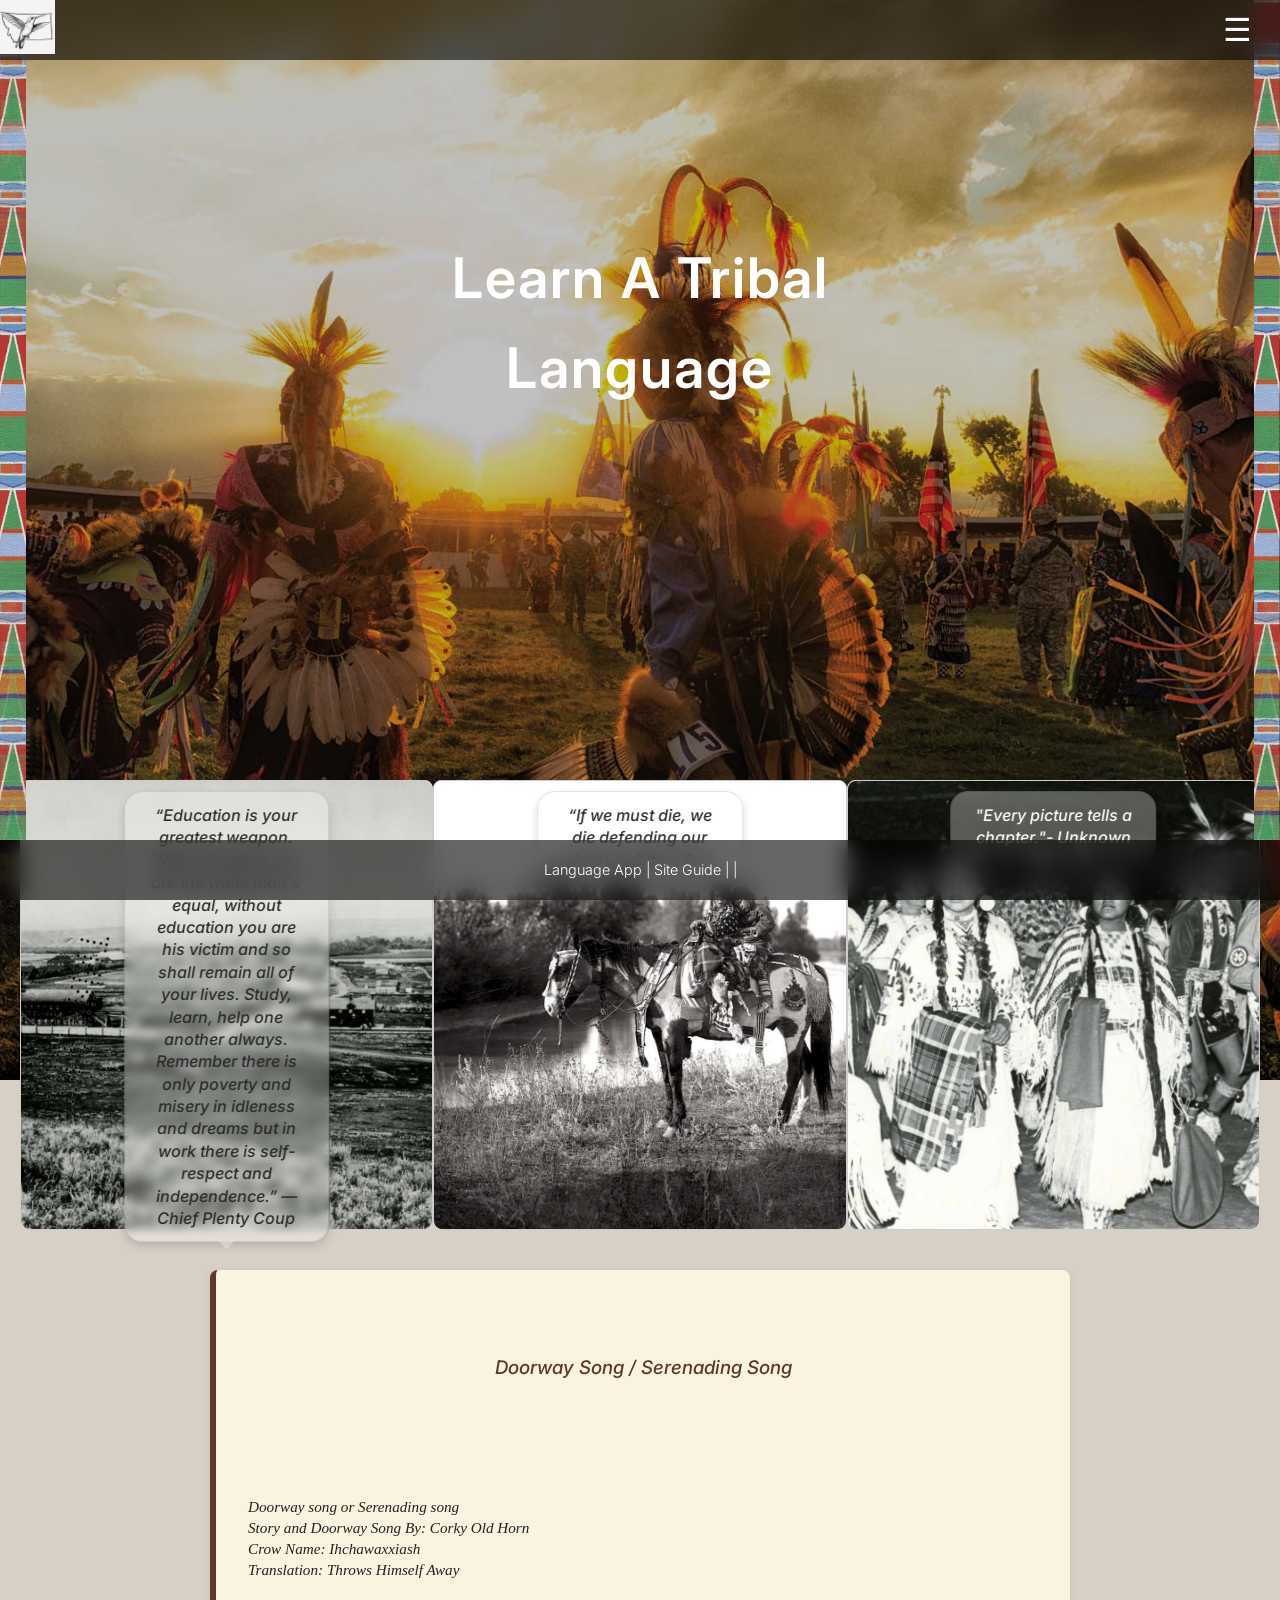
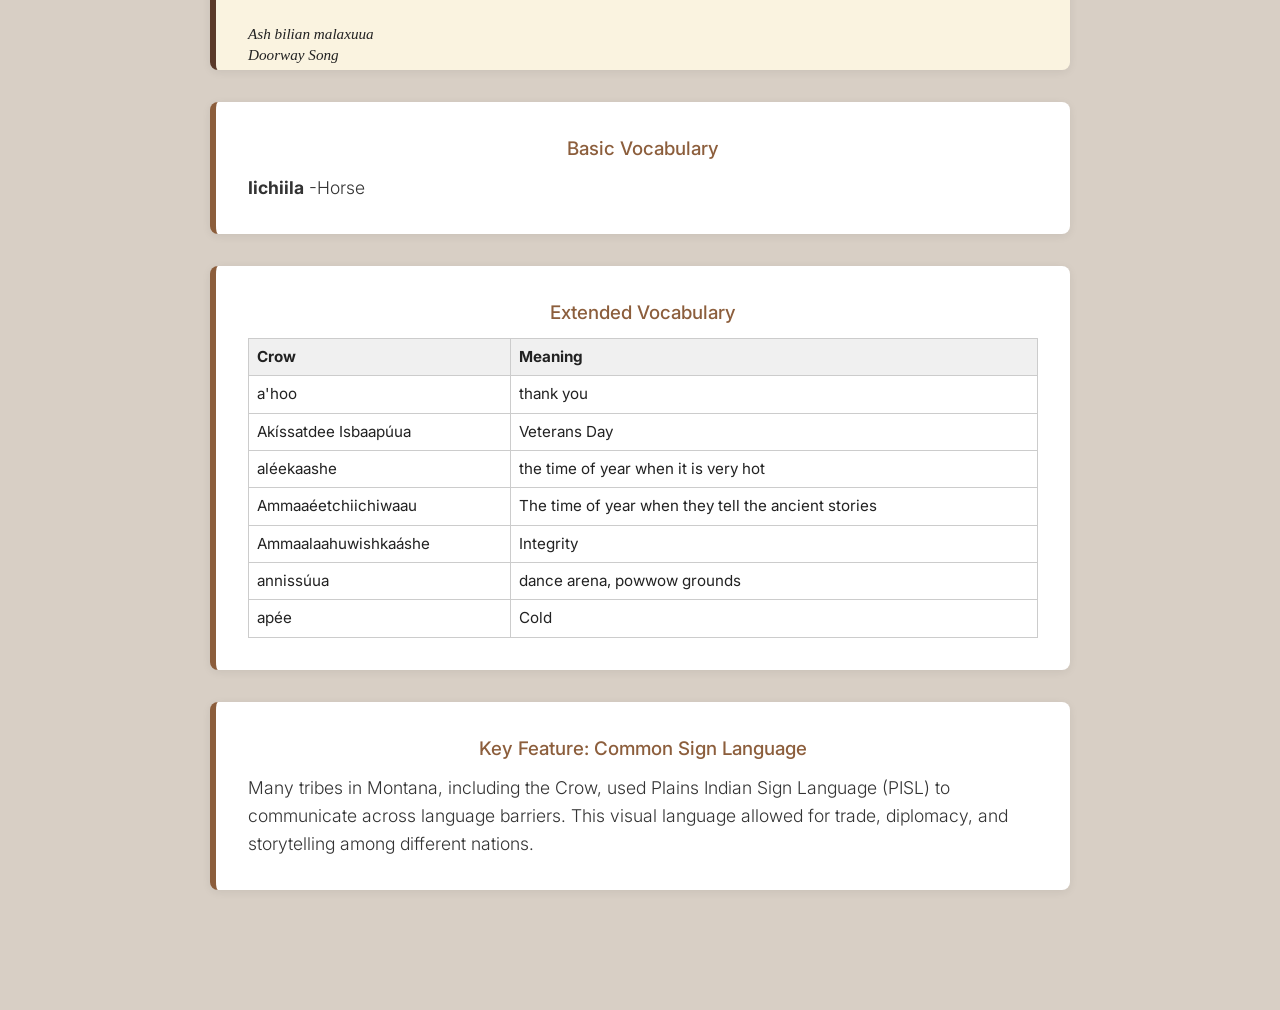
<file: html/learn.html>
<!DOCTYPE html>
<html lang="en" dir="ltr">
<head>
<meta charset="utf-8">
<meta name="viewport" content="width=device-width, initial-scale=1">
<title>Learn the Crow Language</title>
<link rel="stylesheet" href="../css/global.css">
<link rel="stylesheet" href="../css/langtranslate.css">
<link rel="preconnect" href="https://fonts.googleapis.com">
<link rel="preconnect" href="https://fonts.gstatic.com" crossorigin>
<link href="https://fonts.googleapis.com/css2?family=Inter:wght@300;500&display=swap" rel="stylesheet">
</head>
<body>
  <div class="side-crow-border left-border">
    <img src="../images/crow-pattern-updated.jpg" alt="Crow Pattern Left" />
  </div>
  <div class="side-crow-border right-border">
    <img src="../images/crow-pattern-updated.jpg" alt="Crow Pattern Right" />
  </div>
<header>
<a href="../index.html"><img src="../images/hummingbird_logo.jpg" id="headerLogo" alt="Hummingbird Logo"></a>
<ul id="Nav-Links">
<li><a href="../index.html">Home</a></li>
<li><a href="learn.html">Learn</a></li>
<li><a href="culture.html">History</a></li>
<li><a href="stories.html">Stories</a></li>
</ul>
<button id="menu-toggle" aria-label="Menu">&#9776;</button>
</header>
<script>
  document.getElementById('menu-toggle').addEventListener('click', function() {
    document.getElementById('Nav-Links').classList.toggle('open');
  });
</script>
<div class="titlecontainer" id="langcontainer">
<div class="image-wrapper">
<img class="titleimage" id="learnPowwow" src="../images/Crow-Fair-Powwow.jpg" alt="Crow Fair Powwow" loading="lazy" onerror="this.style.display='none'">
<p class="title overlay-title" id="langtitle">Learn A Tribal Language</p>
</div>
</div>

  <!--three mission windows for custom input; first displays image -->
  <section class="mission-windows">
<div class="mission-window image-window">
<div class="quote-bubble">“Education is your greatest weapon. With education you are the white man's equal, without education you are his victim and so shall remain all of your lives. Study, learn, help one another always. Remember there is only poverty and misery in idleness and dreams but in work there is self-respect and independence.” ― Chief Plenty Coup</div>
<img src="../images/1894-crow-updated.jpeg" alt="Historical Crow photo">
</div>
<div class="mission-window image-window">
<div class="quote-bubble">“If we must die, we die defending our rights.”–Sitting Bull</div>
<img src="../images/2-crow-girls.jpeg" alt="Two Crow girls">
</div>
<div class="mission-window image-window">
<div class="quote-bubble">"Every picture tells a chapter."- Unknown</div>
<img src="../images/1966-crow-fair.jpeg" alt="Crow Fair 1966">
</div>
</section>
<section class="learn-boxes-section">
        <div class="learn-box song-box">
          <h3>Doorway Song / Serenading Song</h3>
          <div class="song-lyrics">
            <pre>Doorway song or Serenading song
Story and Doorway Song By: Corky Old Horn
Crow Name: Ihchawaxxiash
Translation: Throws Himself Away 


Ash bilian malaxuua
Doorway Song

Love Story:	Bale bache kuushde heele baachaache Chiilapaashuua and Xooxaashbia/Xooxaasshiile

Hilaake hinne buum biilaawehkuuk
I have been asked to sing a song 

Ii ash bilian balaxuk
It is a doorway song 

Heetaa alakuukaa hualaawe
It came from long ago 

Biwasahkaale May Takes Gun, Old Coyote, Childs koon bii axpiichiiweek
My grandmother May Takes Gun, Old Coyote, Childs told me the story

Iiiilak ammalee Awasshee kuhtaahe
When we were still with the Hitdatsa 

Koolaale Awasheeolak duxxiilaak
At that time a group of Hitdatsa went on a raiding party 

Hileen Aashuuxaape isaashkua hambeekshiiwook hak
We will take some horses from the Flat Head 

Kalakoon kan duxiilaauk
Then they went on a raid 

Hileen duuxiash iisawuulak
Several warriors 

Daaliio aa ii iilak Baaachuua Aashe kuhtaa ammishe kalakoon koo
They went on and on and got to the Gallatin River, around there 

Aashuuxaape dioolak 
Met a party of Flatheads 

Kalakoon bachiook
Then they battled 

Hinne iiichin dutchiwiiosh akaasheeolak
The raiding party encountered a surprise attack 
 
Bachiiolak heeleen hinne duuxiash
One of the men in the raiding party

Bachiiolak heeleen hawatak Chiilapaashuush huuk huuk
One of the men in the war party was named Bull Head 

Heelak koo Chiilapaashuush huua itchuupe ootaahuuk
Then Bull Head’s ankle was fractured

Kalakoon axpe hileen Aashuuxaapesh chipxussaak axpua kulutak kalakoon kala
Then the war party pushed away the Flatheads and rescued Bull Head 

Dualaaliiok huuk aashe awuataa
They say they came along the river

Heelak bisshe lak dapiak alaakualittak diak
The party killed a buffalo and made a travois

Kookan duuxalualaaliioaa
They dragged him in the travois 

Ammalapashkua hilaake eehk kalihchia anniio eehk tale alawasseelittuuash
They arrived what is now Billings, Montana near the Conoco Power Plant area 

Eehk Iisaxpuatahche Aashe bakuutaale anniiosh dak kalihchialak oopkisheelak anniioosh
Along the Elk River where the power plant is today

Koo iak Aashe akkaako ammaakoo
Across the river from the power plant on the high cliff

Baahpe chechixiatesh iisaawaxse kook huuk
Below the high cliffs 

Kuute balapaale annak koon hinne Chiilapaashuush axpammishe koote
Where the brush was thick Bull Head’s partners 

Baaluuk hilite bi aalaliook
It has been a long hard journey and you got me here

Kala hileen baalitak
I will stay here now 

koota ammaaluuash heeleetaah biialaliiok kala hileen baalitak
You even brought me through a hard time, I will stay here now

Aala kan biawakussaalak
When it is spring time 

Diiwiiwoomah eehk aashawuataa
I will go along the river and I will reach you

Bash baashe diawak dii wiioommaachik
I will make a boat to reach you

Bassaannak kan diiwiioommaachik
I will catch up with you in the Fall

Baaleetaa kan biihpe kalaheettak kuukkala hileen baawaachik
If not and the snow is has started coming down, I will have to stay here for good

Heet aliatteedak daalah
It's alright, go 

Ichuuke heeleenak daaotaa iilissaawattak chissaalahkuk huuk
His younger brother who was in the party would start off and then he would cry and come back to his brother

Aliatteetak biialatteetak daak
It’s ok, I’m ok, go

Biilaptaa beessuulak xaawiimmah
It will not be good if both of us don’t make it home

Heelak daak bashpilaxpaakua chiiwaah
So, go home and tell our family 

Biihiileelak baakoon baaliichik aaliatteetak
That I am here and I’m doing ok and it’s ok

Bi aliateetak daalah
I’m ok, go

Heelak daaolak
Then they left

Daamnaa ashe diiolak
When the party arrived home 

Kalakoon biakalishtalak heeleelak hinne akiikshe kook huuk koo Chilapaashuush huuah
Then, a young woman who was Bull Head’s girlfriend wondered 

Heeleelak heeleelassaalak Kalakoon
Wondered and he was not among the ones who returned home

Shootaa Chilapaashuush
How is Bull Head 

Koo iisaakshe hawatak 
One of the men

Iichuupe ooshissuum
Fractured his ankle

Iiiilak alakoole diawak itchiiwak, iilak aashe Iichilikaash Aashe koon balapaale satchim koon alakoole diawaak itchiiwak buook
We made a place for him way down there along the Elk River, there where the brush is thick, there we made a good place for him, then we came

Heem hinne bachuupe chipdak baaleewimmaachik
Then when my ankle heals I will go

Biialatteetak kandaalah heem eehk buuok
He said, “I’m alright, go now.” So we came 

Koo biakalishte baaleewiawaak shoolaakashtak bii chiiwaah heelak
This young woman said, “I want to go there, tell me exactly where he is.” 

Koon koo iisaakshe
Then that young man 

Chilaakussaalak baammaxe iicheem ooak uuweem aapaa ooh heelak baawaalaatak itchewaak alixiase
Said, “Come back tomorrow morning with a good buckskin with red clay and I will draw a good map.”
 
Iixiassee itchiiwaalak
I will make a good map

Kala iiliatak ii alapasshish daaleewialaalak
Now use it to go his way

Iihase koo wia ammaaimiteeche ahaachiichetaah
There may have been other stipulations attached but that was all I knew 

Kala iilahkootak kalakoon hinne baammaxxe ammaalaatuash kalakoon kuulaak kala huuk hush
So then she carried her map on a piece of buckskin and started on her journey 

Huulaawe deelaa kala baakoo saamnak hiliawik heessuuk
She came a long ways, however many days she traveled, it was not said

Heet huuaweeaa deelaa iixiassahkuash kuhta ammisshe koon huak kalakoon kan balaxik huuk
But she traveled a long ways until she recognized the landmarks on her map, so she started singing
“Song”

Awa chisshe kaate moohik eele
My love I came

Bii chicheessee lachi boohik
I am so lonesome I came

Dii awaxpe wiawak ii waluu haawik
I want to marry you so

Bii chicheesaam boohik
I am so lonesome I came

Heelaak huuk huuk ko biakaalishte
So this young woman came

Haalaak huu cheeluk huuk
So it was said, that she came 

Daashe Xooxaash Bia haak chii Xooxaasshiile huucheeluk
Her name was Corn Woman or Yellow Corn. That was what she was called

Heelakkoo Chiilapaashuua huah eehkkaa baakoonbaalish kaat beesh hiiloosh saapdak biihiichicheewik
So then, the person they call Bull Head said, “Oh, oh I was doing fine, I think something is approaching me.” 

Heeleelak ooliakaattaa 
Then again he heard singing 
“Song”

Iwakooshia aalaak huulak iiwaakooshialaalaawak huulak
She sang as she was walking toward the place

Baa alakootiileettakdaa Xooxaash bia dii heelak
He said, “I know it cannot be true, but is that you Corn Woman?”

Aa biim mook
Yes, it’s me, I came

Aa biihiileelak heelak
Yes, I’m here

Kalakoon daam naa hilak
Then she approached him

Kala koon bachohchiikaapak
They greeted each other

Kala koon kan daakuukaattuuk huuk
Then, they went home together

Ammalee bachee kosh deek huulak kala heele baachaache kook haak biichiiwaaok
I was told that this was the greatest story about a woman going after a man

Biiwassaakaale hiiliatahcheeluk haak
My own grandmother said, “This is how it was meant to happen.” 

Biiaxpiichiweek
She told me this story

Iilak alasheewe kukkala kook
How I said it is how it is 
“CUT”

 Ihchawaxxiash biish
It’s me, Throws Himself Away

Basahkaale koon bii axbiichiweem Kookakaa sheewaak 
I have just repeated what my grandmother told me. 
</pre>
          </div>
        </div>
        <div class="learn-box">
          <h3>Basic Vocabulary</h3>
          <p><strong>Iichiila</strong> -Horse</p>
        </div>
        <div class="learn-box">
          <h3>Extended Vocabulary</h3>
          <div class="vocab-list">
            <table>
              <thead>
                <tr><th>Crow</th><th>Meaning</th></tr>
              </thead>
              <tbody>
                <tr><td>a'hoo</td><td>thank you</td></tr>
                <tr><td>Akíssatdee Isbaapúua</td><td>Veterans Day</td></tr>
                <tr><td>aléekaashe</td><td>the time of year when it is very hot</td></tr>
                <tr><td>Ammaaéetchiichiwaau</td><td>The time of year when they tell the ancient stories</td></tr>
                <tr><td>Ammaalaahuwishkaáshe</td><td>Integrity</td></tr>
                <tr><td>annissúua</td><td>dance arena, powwow grounds</td></tr>
                <tr><td>apée</td><td>Cold</td></tr>
                <tr><td>awasíia</td><td>the time of year when the grass appears after winter</td></tr>
                <tr><td>áxxaashe íishisshee</td><td>Cold weather forecast</td></tr>
                <tr><td>Báalee</td><td>winter</td></tr>
                <tr><td>baáhkusahpua</td><td>Seven days of severe cold weather / seven-day storm</td></tr>
                <tr><td>Baapbaaliinneetalápasshile</td><td>Saturday</td></tr>
                <tr><td>Baapbaaliinneeté</td><td>Sunday</td></tr>
                <tr><td>Baapbassée</td><td>Monday</td></tr>
                <tr><td>Baapiichiaxxó</td><td>Friday</td></tr>
                <tr><td>Baapiiláawiia</td><td>Wednesday</td></tr>
                <tr><td>Baapiilúupe</td><td>Tuesday</td></tr>
                <tr><td>Baapiishoopé</td><td>Thursday</td></tr>
                <tr><td>baasaxpilúua</td><td>powwow</td></tr>
                <tr><td>baatalíahche</td><td>to harvest</td></tr>
                <tr><td>Baawixóoliche</td><td>November</td></tr>
                <tr><td>Balapulé Pásshuhkuueetak</td><td>to be so full from eating, it hurts.</td></tr>
                <tr><td>Baleéwaalasshihchitaahile</td><td>Critical Thinkers</td></tr>
                <tr><td>Baleewaalaásdee</td><td>Empathetic</td></tr>
                <tr><td>basáaannisshiwio</td><td>the time in fall when we will dance</td></tr>
                <tr><td>basée</td><td>fall or autumn</td></tr>
                <tr><td>Batchiwaalaálio</td><td>Communicators</td></tr>
                <tr><td>bíawaksaanxalaahachke</td><td>Spring Equinox</td></tr>
                <tr><td>bíihpe / bíia</td><td>to snow / snow, fallen snow</td></tr>
                <tr><td>bikkaaapíisshisshiia</td><td>the time of year when heat shimmers rise from the grass</td></tr>
                <tr><td>Bilítaachiia iiaxpíluupe</td><td>December</td></tr>
                <tr><td>Bilítaachiia iichiaxxó</td><td>May</td></tr>
                <tr><td>Bilítaachiia iihawátahpe</td><td>September</td></tr>
                <tr><td>Bilítaachiia iiláawiia</td><td>March</td></tr>
                <tr><td>Bilítaachiia iilúupahpe</td><td>August</td></tr>
                <tr><td>Bilítaachiia iipilaké</td><td>October; Tenth Moon</td></tr>
                <tr><td>Bilítaachiiawassee</td><td>January</td></tr>
                <tr><td>Bilítaachiipiishilee</td><td>February</td></tr>
                <tr><td>Bilítaachiipumme (i)</td><td>February</td></tr>
                <tr><td>Buluhpashúa</td><td>apple or blue plum</td></tr>
                <tr><td>Bulúxchilattache</td><td>ice is breaking up</td></tr>
                <tr><td>bulúxe alasatchikaáshe</td><td>Ice is at its thickest</td></tr>
                <tr><td>búupchilio</td><td>football</td></tr>
                <tr><td>Chichúche</td><td>Hardin, MT</td></tr>
                <tr><td>chilía-k</td><td>It is cold</td></tr>
                <tr><td>Daásdee</td><td>to love someone</td></tr>
                <tr><td>Dakáakannuusuua</td><td>Thanksgiving</td></tr>
                <tr><td>dakáakiskoochiia</td><td>turkey</td></tr>
                <tr><td>Diiawachisshik</td><td>I love you</td></tr>
                <tr><td>Ihkúalassee</td><td>Persevere</td></tr>
                <tr><td>Ihkummíile</td><td>Adaptable</td></tr>
                <tr><td>ítchi-k</td><td>good</td></tr>
                <tr><td>Ítchik daluúom!</td><td>It’s good you’ve come!</td></tr>
                <tr><td>póopahte annáakbisuua</td><td>The time of year when owls have their young</td></tr>
                <tr><td>Shóotaachi</td><td>How are you?</td></tr>
                <tr><td>Xawuhxáwua</td><td>to be a crunching sound</td></tr>
                <tr><td>Xawuhxáwuatchee</td><td>to make a crunching sound</td></tr>
              </tbody>
            </table>
          </div>
        </div>
        <div class="learn-box">
          <h3>Key Feature: Common Sign Language</h3>
          <p>Many tribes in Montana, including the Crow, used Plains Indian Sign Language (PISL) to communicate across language barriers. This visual language allowed for trade, diplomacy, and storytelling among different nations.</p>
        </div>
      </section>
      </div>
      <footer class="sticky-footer">
    <p>Language App | <a class="NavLink" href="https://docs.google.com/document/d/1W3IAnAJs6MAr9GTLHDJ0LQC8vtLXxZkrCUHythL0LsI/edit?usp=sharing"> Site Guide</a> |  | </p>
</footer>

  </body>
</html>
</file>
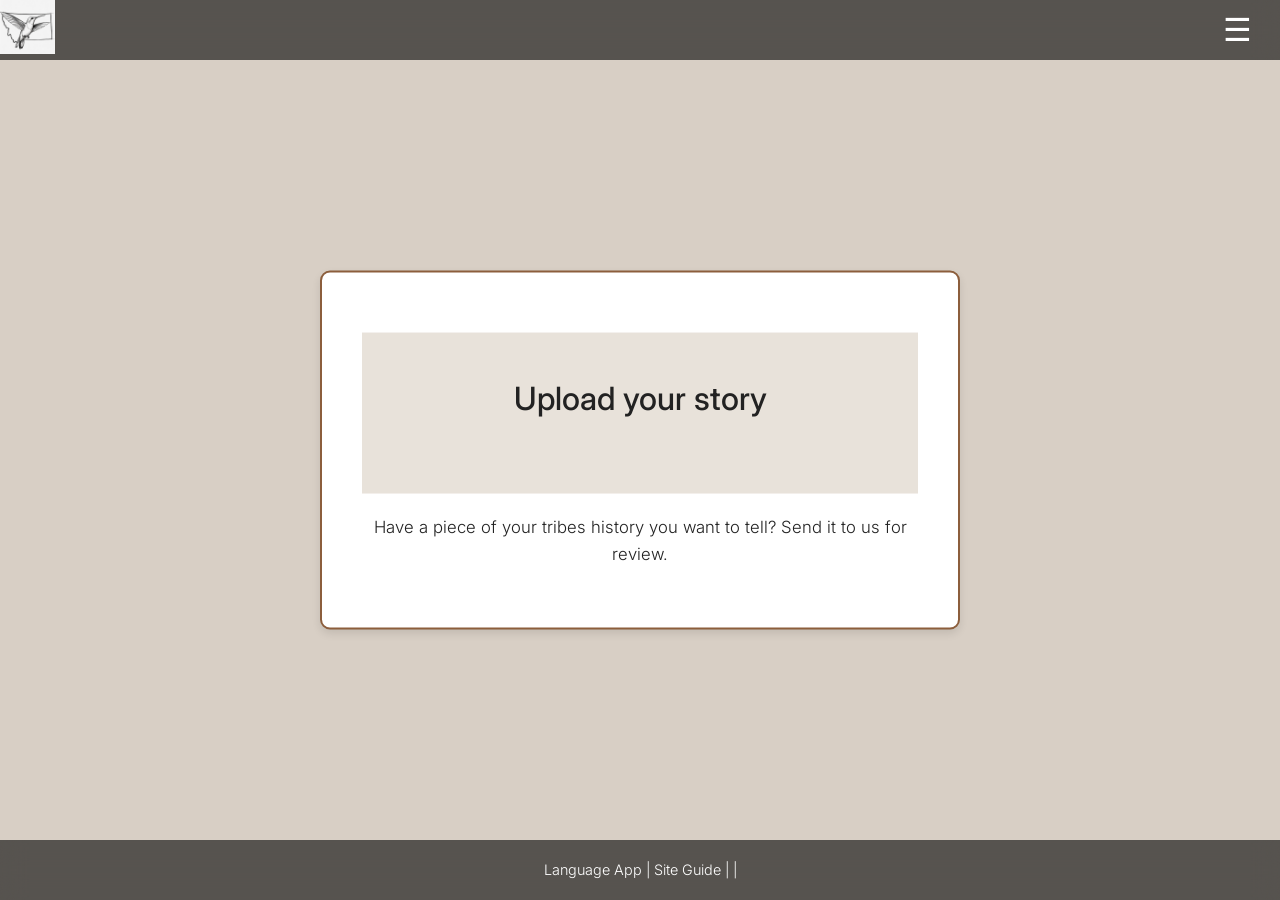
<file: html/stories.html>
<!DOCTYPE html>
<html lang="en" dir="ltr">
<head>
    <meta charset="utf-8">
    <meta name="viewport" content="width=device-width, initial-scale=1">
    <title>Learn the Crow Language</title>
    <link rel="stylesheet" href="../css/global.css">
    <link rel="stylesheet" href="../css/langtranslate.css">

    <link rel="preconnect" href="https://fonts.googleapis.com">
    <link rel="preconnect" href="https://fonts.gstatic.com" crossorigin>
    <link href="https://fonts.googleapis.com/css2?family=Inter:wght@300;500&display=swap" rel="stylesheet">
</head>

<body>
<header>
    <a href="../index.html">
        <img src="../images/hummingbird_logo.jpg" id="headerLogo" alt="Hummingbird Logo">
    </a>
    <ul id="Nav-Links">
        <li><a href="../index.html">Home</a></li>
        <li><a href="learn.html">Learn</a></li>
        <li><a href="culture.html">History</a></li>
        <li><a href="stories.html">Stories</a></li>
    </ul>
    <button id="menu-toggle" aria-label="Menu">&#9776;</button>
</header>
<script>
  document.getElementById('menu-toggle').addEventListener('click', function() {
    document.getElementById('Nav-Links').classList.toggle('open');
  });
</script>


<div class="firstInfo outlined" style="position:absolute;top:50%;left:50%;transform:translate(-50%, -50%);">
    <a class="text"  id="FTreaty" href= "https://docs.google.com/forms/d/e/1FAIpQLScro1R0ziGceF-aVggERzbmGozZ6PKI5mweBRyy7cBqNT2xpA/viewform?usp=dialog">
        <h1>Upload your story</h1>
    </a>
    <p>Have a piece of your tribes history you want to tell? Send it to us for review.</p>
</div>

<footer class="sticky-footer">
    <p>Language App | <a class="NavLink" href="https://docs.google.com/document/d/1W3IAnAJs6MAr9GTLHDJ0LQC8vtLXxZkrCUHythL0LsI/edit?usp=sharing"> Site Guide</a> |  | </p>
</footer>
</file>
<file: css/global.css>
/* reset */
*{margin:0;padding:0;box-sizing:border-box}
body{font-family:'Inter',sans-serif;background:#D8CFC5;color:#222;line-height:1.6;min-height:100vh;padding-bottom:60px}
h1,h2,h3{font-weight:500;text-align:center}
p{font-weight:300}
a{text-decoration:none;color:inherit}

/* header */
header{position:fixed;top:0;width:100%;height:60px;background:rgba(0,0,0,.6);
  backdrop-filter:blur(12px);-webkit-backdrop-filter:blur(12px);
  display:flex;align-items:center;justify-content:space-between;padding:0 20px;z-index:1000}
#headerLogo{height:55px;width:auto;object-fit:contain;margin-left:-20px}
#menu-toggle{background:none;border:none;color:#fff;font-size:32px;cursor:pointer;padding:8px;margin-left:auto}

/* nav */
#Nav-Links{list-style:none;padding:0;display:none}
#Nav-Links.open{display:block!important;position:absolute;top:60px;right:0;
  background:#ddd;border-radius:16px;padding:10px 0;max-width:100vw;z-index:1001}
#Nav-Links.open li{width:100%;padding:8px 0}
#Nav-Links.open li a{display:block;width:100%;padding:16px 32px;font-size:1.1rem;color:#000}
#Nav-Links.open li:hover{background:#fff}
#Nav-Links.open li:hover a{color:#8C5E3C}

/* footer */
.sticky-footer{position:fixed;left:0;bottom:0;width:100%;height:60px;
  background:rgba(0,0,0,.6);backdrop-filter:blur(12px);-webkit-backdrop-filter:blur(12px);
  color:#fff;text-align:center;padding:10px 0;z-index:100}
footer{background:#5B3A29;color:#fff;height:60px;display:flex;
  justify-content:center;align-items:center;font-size:.9rem;margin-top:60px}

/* side borders */
.side-crow-border{position:fixed;top:0;bottom:60px;z-index:1000;width:2vw;overflow:hidden}
.left-border{left:0}
.right-border{right:0}
.side-crow-border img{display:block;width:100%;height:100%;object-fit:cover}
.right-border img{transform:scaleX(-1)}

/* title */
.titlecontainer{width:100%;height:120vh;position:relative}
.titleimage{width:100%;height:100%;object-fit:cover;filter:brightness(75%)}
.title{position:absolute;top:30%;left:50%;transform:translate(-50%,-50%);
  font-size:3.5rem;color:#fff;font-weight:600;letter-spacing:2px;text-align:center}

/* intro */
.firstInfo{padding:80px 20px;max-width:900px;margin:auto;text-align:center}
.firstInfo h1{margin-bottom:20px;font-size:2rem}
.firstInfo p{font-size:1.05rem}
.firstInfo.outlined{background:#fff;border:2px solid #8C5E3C;border-radius:10px;
  padding:60px 40px;box-shadow:0 4px 8px rgba(0,0,0,.1)}
.firstInfo.outlined h1{margin-bottom:30px}
.firstInfo.outlined p{margin-top:20px}
.firstInfo.learn-intro{background:#fff;border-left:6px solid #8C5E3C;border-radius:8px;
  padding:60px 40px 30px;box-shadow:0 2px 10px rgba(0,0,0,.05);margin-bottom:0}
.firstInfo.learn-intro h1{font-size:2.2rem;color:#8C5E3C}
.firstInfo.learn-intro p{font-style:italic;color:#444}

/* mission windows */
.mission-windows{display:flex;flex-wrap:wrap;justify-content:center;
  width:100vw;margin:-300px auto 40px;position:relative;z-index:10;padding:0 20px}
.mission-window{position:relative;flex:1 1 400px;min-height:450px;
  background:rgba(255,255,255,.95);border:1px solid #ccc;border-radius:8px;padding:40px}
.mission-window textarea{width:100%;height:400px;border:none;resize:vertical;
  font-family:inherit;font-size:1rem}
.mission-window textarea:focus{outline:2px solid #8C5E3C}
.image-window{padding:0}
.image-window img{display:block;width:100%;height:100%;object-fit:cover;border-radius:8px}
.quote-bubble{position:absolute;top:10px;left:50%;transform:translateX(-50%);
  background:rgba(255,255,255,.3);color:#2a2a2a;padding:12px 20px;border-radius:18px;
  font-size:1rem;font-style:italic;font-weight:500;line-height:1.4;max-width:70%;
  text-align:center;box-shadow:0 4px 10px rgba(0,0,0,.15);border:1px solid rgba(0,0,0,.1);
  backdrop-filter:blur(4px);z-index:20}
.quote-bubble::after{content:'';position:absolute;bottom:-8px;left:50%;transform:translateX(-50%);
  border-width:8px 8px 0;border-style:solid;border-color:rgba(255,255,255,.3) transparent transparent}
.mission-windows .mission-window:nth-child(3) .quote-bubble{color:#fff}

/* rows */
.row{display:flex;height:450px;width:100%}
.img-div,.text{flex:1}
.img-div img{width:100%;height:100%;object-fit:cover}
.text{display:flex;flex-direction:column;justify-content:center;padding:40px;
  background:#E8E2DA;transition:background .3s}
.text:hover{background:#D8CFC5}
.text h1{margin-bottom:15px}
.text p{max-width:400px;margin:0 auto;text-align:center}

/* language */
#information{padding:60px 20px}
#question-boxes{max-width:1100px;margin:auto;display:flex;flex-wrap:wrap;gap:40px;justify-content:center}
.question{width:45%;background:#fff;padding:25px;border-radius:6px;
  box-shadow:0 4px 12px rgba(0,0,0,.05);text-align:center}
.question h1{margin-bottom:10px;font-size:1.3rem}
.question p{font-size:.95rem}

/* contact */
#contactboxes{display:flex;justify-content:center;gap:40px;padding:60px 20px;flex-wrap:wrap}
#phone,#location,#email{width:300px;height:220px;background:#fff;border-radius:6px;
  box-shadow:0 4px 12px rgba(0,0,0,.05);display:flex;flex-direction:column;
  align-items:center;justify-content:center;gap:10px}
#phone-img,#location-img,#email-img{width:45px;height:45px}
#phone-img img,#location-img img,#email-img img{width:100%;height:100%}

/* responsive */
@media(max-width:900px){
  .side-crow-border{display:none}
  .row{flex-direction:column;height:auto}
  .question{width:90%}
  #Nav-Links li a{padding:30px 10px;font-size:.8rem}
  .title{font-size:2.2rem}
  .title.overlay-title{top:30%!important}
}
</file>
<file: css/langtranslate.css>
/* Learn Boxes Section */
.learn-boxes-section {
  max-width: 900px;
  margin: 40px auto 60px auto;
  padding: 0 20px;
}
.learn-box {
  background: #fff;
  border-left: 6px solid #8C5E3C;
  border-radius: 8px;
  box-shadow: 0 2px 10px rgba(0,0,0,0.07);
  margin: 32px 0; /* larger gap between boxes */
  padding: 32px 32px; /* more interior breathing room */
  transition: transform 0.2s ease, box-shadow 0.2s ease;
}

.learn-box:hover {
  transform: translateY(-4px);
  box-shadow: 0 4px 16px rgba(0,0,0,0.1);
}

/* remove top gap when the first box follows the intro section */
.learn-boxes-section {
  margin-top: 0;
}
.learn-box h3 {
  margin-top: 0;
  color: #8C5E3C;
  margin-bottom: 10px;
}
.learn-box p {
  margin: 0;
  color: #333;
  font-size: 1.1rem;
}

/* extended vocabulary table styling */
.vocab-list {
  max-height: 300px;
  overflow-y: auto;
  overflow-x: auto;
  margin-top: 10px;
}
.vocab-list table {
  width: 100%;
  border-collapse: collapse;
}

/* special styling for song/story box */
.song-box {
  background: #FAF3E0; /* light parchment color */
  border-left-color: #5B3A29;
  font-style: italic;
  white-space: pre-wrap; /* preserve line breaks */
  max-height: 400px;
  overflow-y: auto;
}
.song-box h3 {
  color: #5B3A29;
}
.song-box pre {
  margin: 0;
  font-family: 'Georgia', serif;
  font-size: 0.95rem;
  line-height: 1.4;
}
.vocab-list th,
.vocab-list td {
  border: 1px solid #ccc;
  padding: 6px 8px;
  text-align: left;
  font-size: 0.95rem;
}
.vocab-list th {
  background: #f0f0f0;
}
.titlecontainer .titleimage {
  filter: brightness(75%);
}

.image-wrapper {
  position: relative;
  width: 100vw;
  height: 120vh; /* match titlecontainer so no blank below image */
  margin: 0;
  overflow: hidden;
}

.titleimage {
  width: 100vw;
  height: 100%;
  object-fit: cover;
  display: block;
}

.overlay-title {
  position: absolute;
  top: 50%;
  left: 50%;
  transform: translate(-50%, -50%);
}

/* adjust title position specifically for learn and other pages */
.title.overlay-title {
  top: 30% !important;
}
}

#information {
  padding-top: 100px;
}

#question-boxes {
  max-width: 1100px;
  margin: auto;
  display: flex;
  flex-wrap: wrap;
  gap: 40px;
  justify-content: center;
}

.question {
  width: 45%;
  background-color: #FFFFFF;
  padding: 30px;
  border-radius: 8px;
  box-shadow: 0 6px 18px rgba(0,0,0,0.06);
  transition: transform 0.3s ease;
}

.question:hover {
  transform: translateY(-6px);
}

.question h1 {
  font-size: 1.3rem;
  margin-bottom: 15px;
}

.question p {
  font-size: 0.95rem;
  text-align: center;
}

/* Translation Style (plan) */
.translation-box {
  margin: 60px auto;
  max-width: 600px;
  text-align: center;
}

.translation-box input {
  width: 80%;
  padding: 12px;
  border: 1px solid #CCC;
  border-radius: 4px;
  margin-bottom: 10px;
}

.translation-box button {
  padding: 10px 20px;
  border: none;
  background-color: #5B3A29;
  color: white;
  cursor: pointer;
  border-radius: 4px;
  transition: background 0.3s ease;
}

.translation-box button:hover {
  background-color: #8C5E3C;
}

/* Responsive */
@media (max-width: 900px) {

  .question {
    width: 90%;
  }

}
</file>
